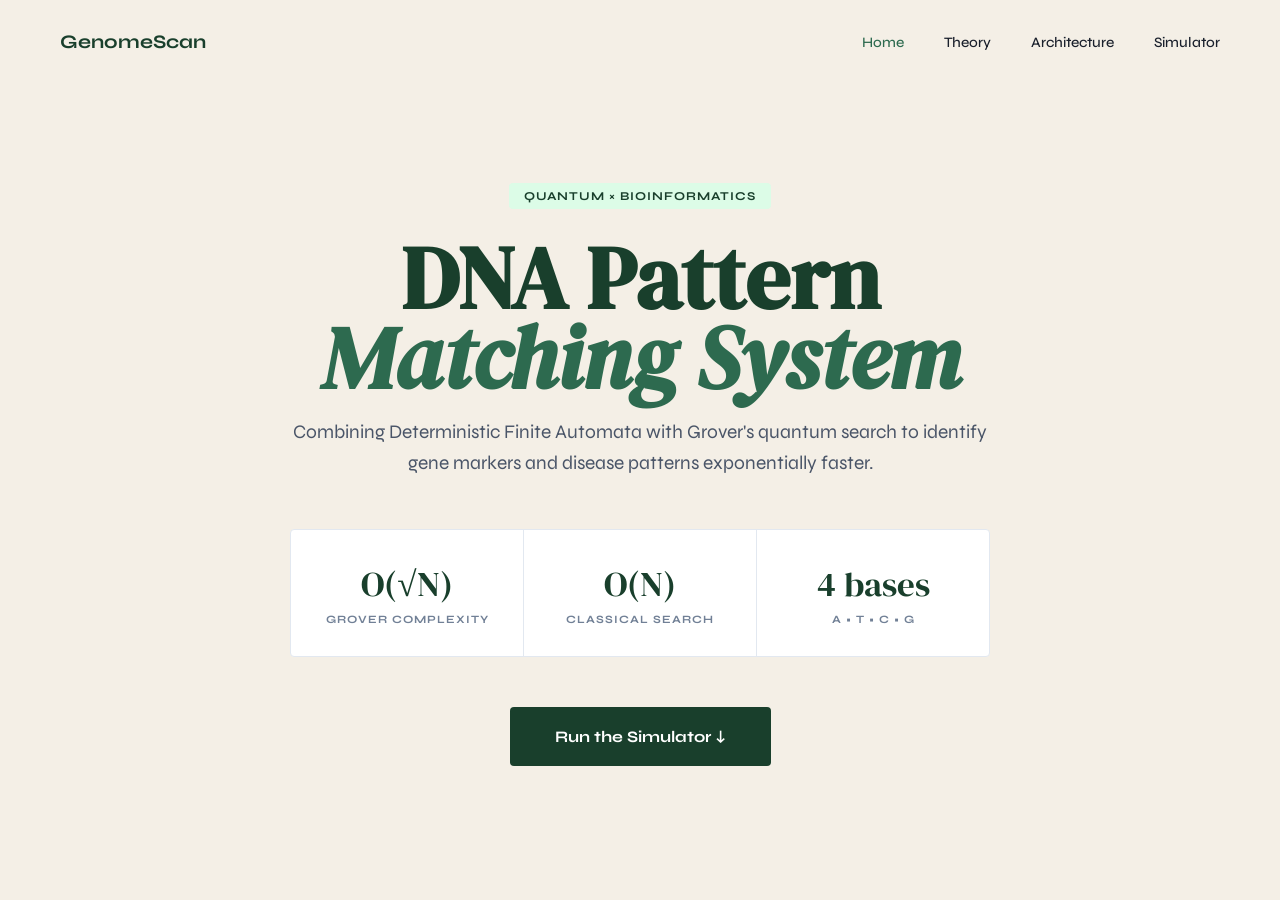
<file: index.html>
<!DOCTYPE html>
<html lang="en">
<head>
  <meta charset="UTF-8">
  <title>GenomeScan — Home</title>
  <link rel="preconnect" href="https://fonts.googleapis.com" />
  <link href="https://fonts.googleapis.com/css2?family=DM+Serif+Display:ital@0;1&family=Syne:wght@400;500;700&display=swap" rel="stylesheet" />
  <style>
    :root {
      --bg-cream: #f4efe6;
      --text-main: #1a202c;
      --green-dark: #193f2c;
      --green-accent: #2d6a4f;
      --serif: 'DM Serif Display', serif;
      --sans: 'Syne', sans-serif;
    }
    * { box-sizing: border-box; margin: 0; padding: 0; }
    body { font-family: var(--sans); background-color: var(--bg-cream); color: var(--text-main); overflow-x: hidden; }
    
    .nav { display: flex; justify-content: space-between; padding: 30px 60px; align-items: center; background: transparent; position: relative; z-index: 10; }
    .logo { font-weight: 700; color: var(--green-dark); font-size: 1.2rem; text-decoration: none; }
    .nav-links { display: flex; gap: 40px; list-style: none; }
    .nav-links a { text-decoration: none; color: var(--text-main); font-weight: 500; font-size: 0.9rem; transition: color 0.3s; }
    .nav-links a:hover, .nav-links a.active { color: var(--green-accent); }

    .hero { text-align: center; padding: 100px 20px; max-width: 1000px; margin: 0 auto; position: relative; }
    .badge { display: inline-block; padding: 6px 15px; background: #dcfce7; color: var(--green-dark); font-size: 0.75rem; font-weight: 700; letter-spacing: 1px; border-radius: 4px; margin-bottom: 30px; text-transform: uppercase; }
    h1 { font-family: var(--serif); font-size: 5.5rem; line-height: 0.9; margin-bottom: 20px; color: var(--green-dark); }
    h1 em { font-style: italic; color: var(--green-accent); }
    .subtext { font-size: 1.2rem; color: #4a5568; margin-bottom: 50px; line-height: 1.6; max-width: 700px; margin-left: auto; margin-right: auto; }

    .stats-grid { display: flex; justify-content: center; border: 1px solid #e2e8f0; background: white; margin: 0 auto 50px; max-width: 700px; border-radius: 4px; }
    .stat-item { padding: 30px; flex: 1; border-right: 1px solid #e2e8f0; }
    .stat-item:last-child { border-right: none; }
    .stat-val { font-family: var(--serif); font-size: 2.2rem; margin-bottom: 5px; color: var(--green-dark); }
    .stat-lbl { font-size: 0.7rem; text-transform: uppercase; letter-spacing: 1px; color: #718096; font-weight: 700; }

    .btn { background: var(--green-dark); color: white; padding: 20px 45px; border: none; font-family: var(--sans); font-weight: 700; border-radius: 4px; cursor: pointer; text-decoration: none; font-size: 1rem; transition: transform 0.2s; display: inline-block; }
    .btn:hover { transform: translateY(-2px); opacity: 0.9; }
  </style>
</head>
<body>
  <nav class="nav">
    <a href="index.html" class="logo">GenomeScan</a>
    <ul class="nav-links">
      <li><a href="index.html" class="active">Home</a></li>
      <li><a href="theory.html">Theory</a></li>
      <li><a href="architecture.html">Architecture</a></li>
      <li><a href="simulator.html">Simulator</a></li>
    </ul>
  </nav>

  <section class="hero">
    <div class="badge">Quantum × Bioinformatics</div>
    <h1>DNA Pattern<br><em>Matching System</em></h1>
    <p class="subtext">Combining Deterministic Finite Automata with Grover's quantum search to identify gene markers and disease patterns exponentially faster.</p>
    
    <div class="stats-grid">
      <div class="stat-item">
        <div class="stat-val">O(√N)</div>
        <div class="stat-lbl">Grover Complexity</div>
      </div>
      <div class="stat-item">
        <div class="stat-val">O(N)</div>
        <div class="stat-lbl">Classical Search</div>
      </div>
      <div class="stat-item">
        <div class="stat-val">4 bases</div>
        <div class="stat-lbl">A • T • C • G</div>
      </div>
    </div>

    <a href="simulator.html" class="btn">Run the Simulator ↓</a>
  </section>
</body>
</html>
</file>
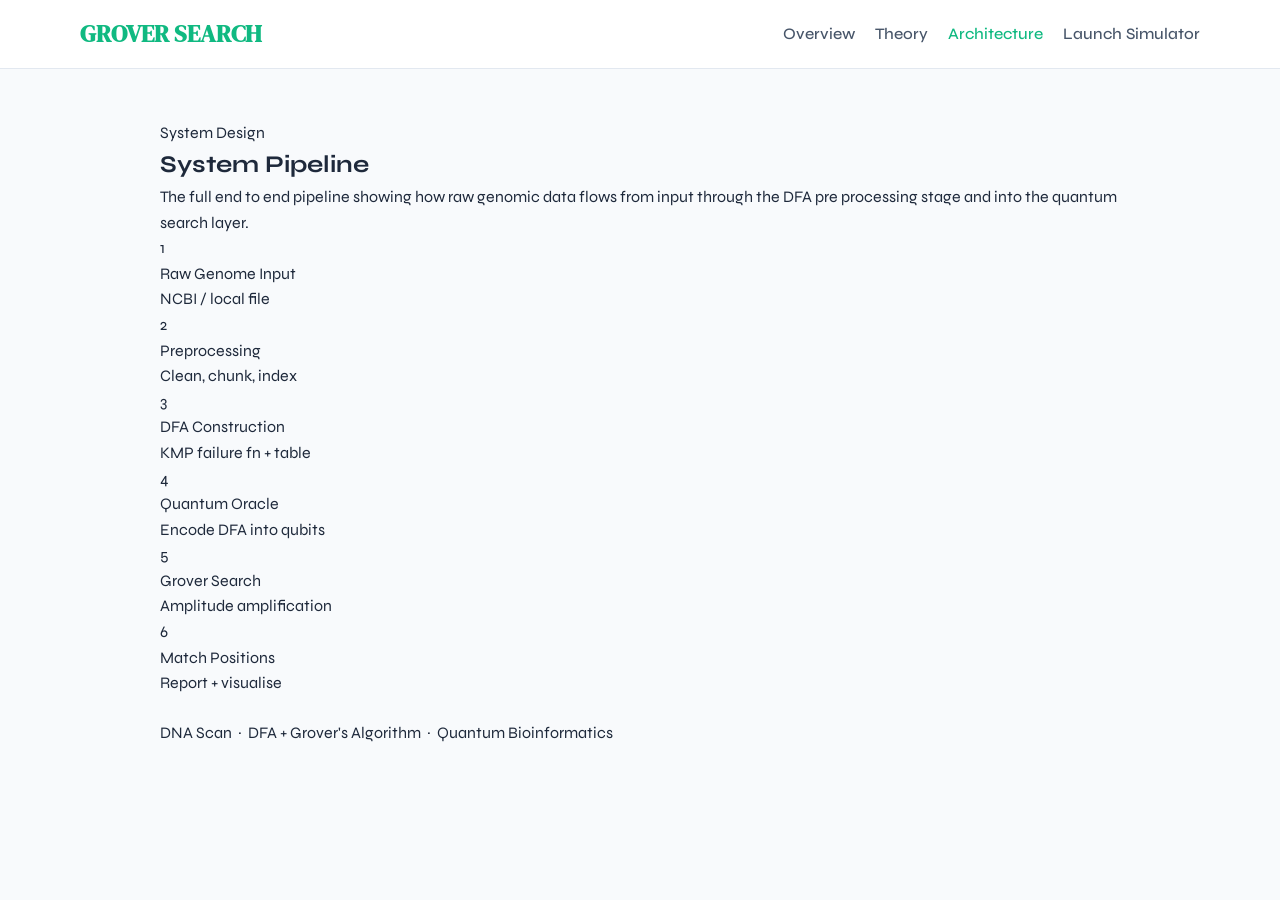
<file: pipeline.html>
<!DOCTYPE html>
<html lang="en">
<head>
  <meta charset="UTF-8" />
  <meta name="viewport" content="width=device-width, initial-scale=1.0" />
  <title>Architecture - GROVER SEARCH</title>
  <link rel="preconnect" href="https://fonts.googleapis.com" />
  <link href="https://fonts.googleapis.com/css2?family=DM+Serif+Display:ital@0;1&family=DM+Mono:wght@400;500&family=Syne:wght@400;500;700&display=swap" rel="stylesheet" />
  <link rel="stylesheet" href="style.css" />
</head>
<body>

  <nav class="nav">
    <div class="nav-inner">
      <div class="logo">
        <span class="logo-helix"></span>
        <span class="logo-text">GROVER SEARCH</span>
      </div>
      <ul class="nav-links">
        <li><a href="index.html">Overview</a></li>
        <li><a href="theory.html">Theory</a></li>
        <li><a href="pipeline.html" class="active">Architecture</a></li>
        <li><a href="simulator.html" class="nav-cta">Launch Simulator</a></li>
      </ul>
    </div>
  </nav>

  <section class="section" id="pipeline" style="padding-top: 120px; min-height: 80vh;">
    <div class="container">
      <div class="section-label">System Design</div>
      <h2>System Pipeline</h2>
      <p class="section-desc">The full end to end pipeline showing how raw genomic data flows from input through the DFA pre processing stage and into the quantum search layer.</p>
      <div class="pipeline-flow" id="pipeline-flow">
        <div class="pipe-step">
          <div class="pipe-icon">1</div>
          <div class="pipe-label">Raw Genome Input</div>
          <div class="pipe-sub">NCBI / local file</div>
        </div>
        <div class="pipe-step">
          <div class="pipe-icon">2</div>
          <div class="pipe-label">Preprocessing</div>
          <div class="pipe-sub">Clean, chunk, index</div>
        </div>
        <div class="pipe-step">
          <div class="pipe-icon">3</div>
          <div class="pipe-label">DFA Construction</div>
          <div class="pipe-sub">KMP failure fn + table</div>
        </div>
        <div class="pipe-step active">
          <div class="pipe-icon">4</div>
          <div class="pipe-label">Quantum Oracle</div>
          <div class="pipe-sub">Encode DFA into qubits</div>
        </div>
        <div class="pipe-step">
          <div class="pipe-icon">5</div>
          <div class="pipe-label">Grover Search</div>
          <div class="pipe-sub">Amplitude amplification</div>
        </div>
        <div class="pipe-step">
          <div class="pipe-icon">6</div>
          <div class="pipe-label">Match Positions</div>
          <div class="pipe-sub">Report + visualise</div>
        </div>
      </div>
    </div>
  </section>

  <footer class="footer">
    <div class="container">
      <p>DNA Scan &nbsp;·&nbsp; DFA + Grover's Algorithm &nbsp;·&nbsp; Quantum Bioinformatics</p>
    </div>
  </footer>

  <script src="app.js"></script>
</body>
</html>
</file>
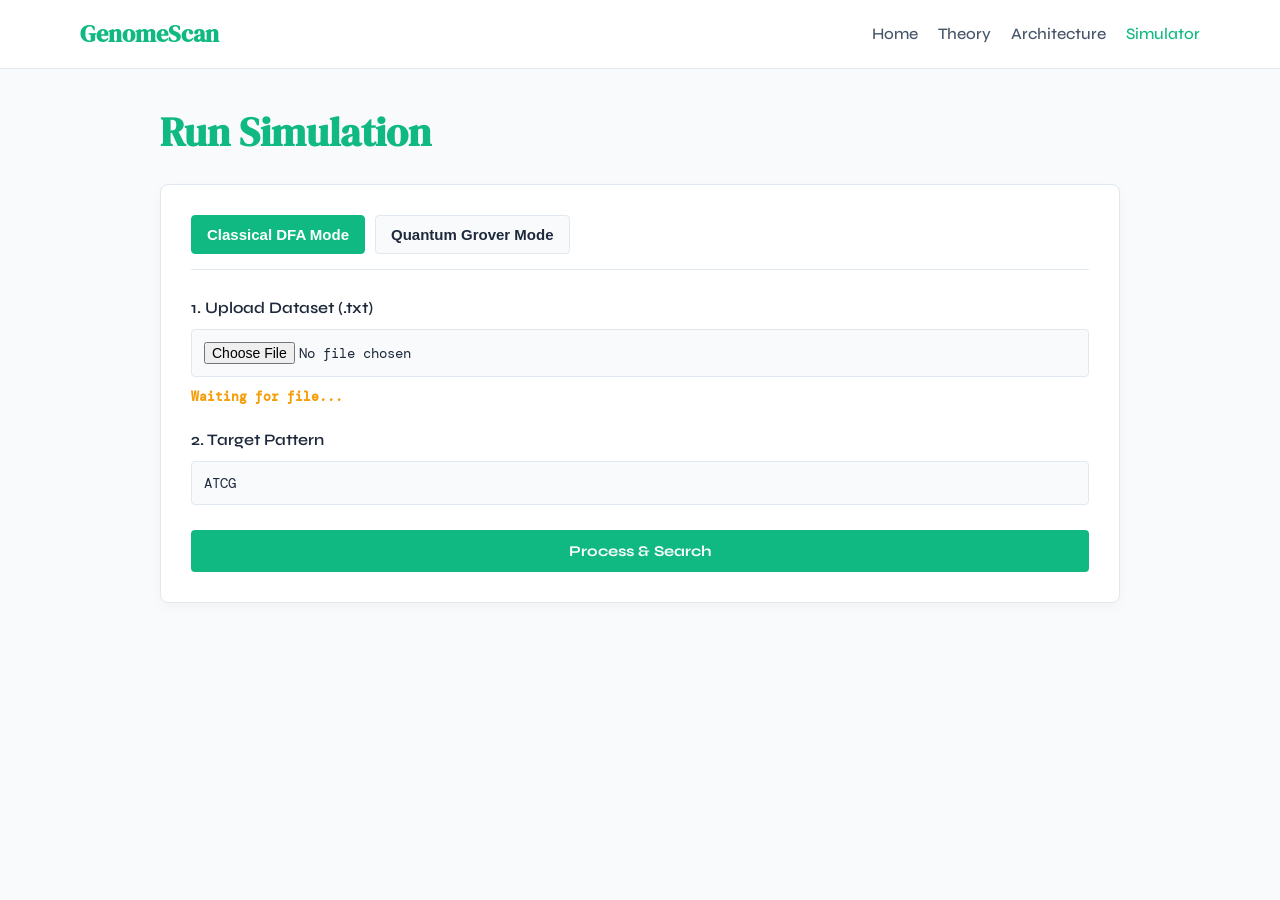
<file: simulator.html>
<!DOCTYPE html>
<html lang="en">
<head>
  <meta charset="UTF-8" />
  <meta name="viewport" content="width=device-width, initial-scale=1.0" />
  <title>GenomeScan - Interactive Simulator</title>
  
  <link rel="preconnect" href="https://fonts.googleapis.com" />
  <link href="https://fonts.googleapis.com/css2?family=DM+Serif+Display:ital@0;1&family=DM+Mono:wght@400;500&family=Syne:wght@400;500;700&display=swap" rel="stylesheet" />
  <link rel="stylesheet" href="style.css" />
  
  <style>
    .sim-box { background: white; padding: 30px; border-radius: 8px; border: 1px solid var(--cream-dark); box-shadow: 0 4px 12px rgba(0,0,0,0.03); margin-bottom: 30px; }
    .sim-input { width: 100%; padding: 12px; font-family: var(--mono); font-size: 14px; border: 1px solid var(--cream-dark); border-radius: 4px; background: var(--cream); }
    .sim-input:focus { outline: none; border-color: var(--green); background: white; }
    .run-btn { background: var(--green); color: var(--cream); border: none; padding: 12px 24px; font-family: var(--sans); font-size: 15px; font-weight: 700; border-radius: 4px; cursor: pointer; width: 100%; transition: background 0.2s; }
    .run-btn:hover { background: var(--green-mid); }
    .status-msg { margin-top: 10px; font-family: var(--mono); font-size: 13px; font-weight: bold; }
    
    .anim-container { background: #111; padding: 20px; border-radius: 8px; margin-bottom: 20px; font-family: var(--mono); color: white; overflow: hidden; position: relative; }
    
    /* Classical CSS  */
    .dna-track { display: flex; font-size: 18px; letter-spacing: 4px; position: relative; margin-bottom: 40px; margin-top: 20px;}
    .dna-char { width: 24px; text-align: center; }
    .scanner-box { position: absolute; top: -5px; left: 0; height: 35px; border: 2px solid #00ffcc; background: rgba(0, 255, 204, 0.2); transition: left 0.2s ease; border-radius: 4px; display: flex; align-items: center; justify-content: center; font-size: 12px; color: #00ffcc; font-weight: bold; }
    .match-found { background: rgba(0, 255, 0, 0.5); border-color: #00ff00; }
    
    /* TOC DFA Table Styles */
    .dfa-table { width: 100%; border-collapse: collapse; margin-top: 15px; margin-bottom: 25px; font-family: var(--mono); font-size: 13px; text-align: center; }
    .dfa-table th { background: var(--green); color: white; padding: 8px; border: 1px solid var(--cream-dark); }
    .dfa-table td { padding: 8px; border: 1px solid var(--cream-dark); color: var(--ink); }
    .dfa-table tr:nth-child(even) { background: var(--cream); }
    
    /* Advanced Quantum CSS */
    .q-chart { position: relative; height: 250px; margin-top: 30px; margin-bottom: 40px; display: flex; justify-content: space-around; align-items: center; }
    .q-zero-axis { position: absolute; top: 50%; left: 0; right: 0; height: 1px; background: rgba(255,255,255,0.4); border-bottom: 1px dashed rgba(255,255,255,0.2); z-index: 1; }
    .q-mean-line { position: absolute; left: 0; right: 0; height: 2px; background: #ffcc00; z-index: 2; transition: top 0.8s ease; display: none; box-shadow: 0 0 8px #ffcc00; }
    .q-state-col { display: flex; flex-direction: column; align-items: center; height: 100%; position: relative; z-index: 3; width: 40px; }
    .q-bar-container { position: absolute; top: 0; bottom: 0; width: 20px; display: flex; flex-direction: column; }
    .q-bar-top-half { flex: 1; display: flex; align-items: flex-end; justify-content: center; }
    .q-bar-bottom-half { flex: 1; display: flex; align-items: flex-start; justify-content: center; }
    .q-amp-up { width: 100%; background: #00ffcc; transition: height 0.8s ease, background 0.8s ease; height: 0%; border-radius: 3px 3px 0 0; box-shadow: 0 0 10px rgba(0,255,204,0.4); }
    .q-amp-down { width: 100%; background: #ff3366; transition: height 0.8s ease, background 0.8s ease; height: 0%; border-radius: 0 0 3px 3px; box-shadow: 0 0 10px rgba(255,51,102,0.4); }
    .q-label { position: absolute; bottom: -25px; font-size: 10px; color: #888; font-family: var(--mono); transform: rotate(-45deg); text-align: right; }
    .q-prob-label { position: absolute; top: -25px; font-size: 11px; color: #fff; font-weight: bold; opacity: 0; transition: opacity 0.5s; }
    
    @keyframes fadeIn { from { opacity: 0; transform: translateY(10px); } to { opacity: 1; transform: translateY(0); } }
  </style>
</head>
<body>

<nav class="nav">
    <div class="nav-inner">
      <div class="logo"><span class="logo-text">GenomeScan</span></div>
      <ul class="nav-links">
        <li><a href="index.html">Home</a></li>
        <li><a href="theory.html">Theory</a></li>
        <li><a href="architecture.html">Architecture</a></li>
        <li><a href="simulator.html" class="active">Simulator</a></li>
      </ul>
    </div>
  </nav>
  <section class="section" id="simulator" style="padding-top: 100px; min-height: 100vh;">
    <div class="container">
      <h2 style="margin-bottom: 20px; font-family: var(--serif); font-size: 2.5rem; color: var(--green);">Run Simulation</h2>
      
      <div class="sim-box">
        <div style="display: flex; gap: 10px; margin-bottom: 25px; border-bottom: 1px solid var(--cream-dark); padding-bottom: 15px;">
          <button id="btn-classical" class="tab-btn active" onclick="setMode('classical')" style="font-size: 15px; font-weight: 600;">Classical DFA Mode</button>
          <button id="btn-quantum" class="tab-btn" onclick="setMode('quantum')" style="font-size: 15px; font-weight: 600;">Quantum Grover Mode</button>
        </div>

        <div class="sim-input-group" style="margin-bottom: 20px;">
          <label style="display: block; margin-bottom: 8px; font-weight: 600;">1. Upload Dataset (.txt)</label>
          <input type="file" id="genome-file" class="sim-input" onchange="handleFile(event)" />
          <div id="file-status" class="status-msg" style="color: var(--amber);">Waiting for file...</div>
        </div>

        <div class="sim-input-group" style="margin-bottom: 25px;">
          <label style="display: block; margin-bottom: 8px; font-weight: 600;">2. Target Pattern</label>
          <input type="text" id="pattern-input" class="sim-input" value="ATCG" />
        </div>

        <button class="run-btn" onclick="runEngine()">Process & Search</button>
      </div>

      <div id="sim-results"></div>
    </div>
  </section>

  <script>
    let currentMode = 'classical';
    let globalGenomeMemory = "";

    function setMode(mode) {
      currentMode = mode;
      document.getElementById('btn-classical').classList.toggle('active', mode === 'classical');
      document.getElementById('btn-quantum').classList.toggle('active', mode === 'quantum');
    }

    const delay = ms => new Promise(res => setTimeout(res, ms));

    function handleFile(event) {
      const file = event.target.files[0];
      if (!file) return;
      document.getElementById('file-status').innerHTML = "Status: Reading file into memory...";
      const reader = new FileReader();
      reader.onload = function(e) {
        const cleanDNA = e.target.result.toUpperCase().replace(/[^ATCG]/g, '');
        globalGenomeMemory = cleanDNA;
        document.getElementById('file-status').innerHTML = `Success! Loaded ${cleanDNA.length.toLocaleString()} base pairs.`;
        document.getElementById('file-status').style.color = "var(--green)";
      };
      reader.readAsText(file);
    }

    // Theory of Computation: Build DFA Transition Table
    function buildDFATable(pattern) {
      const m = pattern.length;
      const alphabet = ['A', 'C', 'G', 'T'];
      const dfa = Array(m + 1).fill(null).map(() => ({'A':0, 'C':0, 'G':0, 'T':0}));
      
      if (m === 0) return dfa;
      
      dfa[0][pattern[0]] = 1;
      let x = 0;
      
      for (let j = 1; j <= m; j++) {
        for (let c of alphabet) {
          if (j < m && pattern[j] === c) {
            dfa[j][c] = j + 1;
          } else {
            dfa[j][c] = dfa[x][c];
          }
        }
        if (j < m) {
          x = dfa[x][pattern[j]];
        }
      }
      return dfa;
    }

    async function runEngine() {
      const resultsDiv = document.getElementById('sim-results');
      const pattern = document.getElementById('pattern-input').value.toUpperCase().replace(/[^ATCG]/g, '');

      if (!globalGenomeMemory || !pattern || pattern.length > globalGenomeMemory.length) {
        alert("Please fix your inputs."); return;
      }

      resultsDiv.innerHTML = `<h3 style="color:var(--green); text-align:center;">Analyzing...</h3>`;
      await delay(50);

      // TOC: Generate DFA Table
      const dfaTable = buildDFATable(pattern);

      // Full Mathematical Scan using DFA logic
      const t0 = performance.now();
      let matches = [];
      let totalComparisons = 0;
      const n = globalGenomeMemory.length;
      const m = pattern.length;
      
      let currentState = 0;
      
      for (let i = 0; i < n; i++) {
        totalComparisons++; 
        let char = globalGenomeMemory[i];
        
        // Safety check if invalid char sneaks in
        if (!['A','C','G','T'].includes(char)) continue; 
        
        currentState = dfaTable[currentState][char];
        
        if (currentState === m) {
          matches.push(i - m + 1);
        }
      }
      const execMs = (performance.now() - t0).toFixed(2);

      // Setup Animation Snippet
      const numStatesToShow = 12; 
      const requiredSnippetLength = numStatesToShow + m - 1;
      let snippetStart = matches.length > 0 ? Math.max(0, matches[0] - Math.floor(numStatesToShow/2)) : 0;
      let snippet = globalGenomeMemory.substring(snippetStart, snippetStart + requiredSnippetLength);
      while(snippet.length < requiredSnippetLength && snippetStart > 0) { 
        snippetStart--; 
        snippet = globalGenomeMemory.substring(snippetStart, snippetStart + requiredSnippetLength); 
      }

      resultsDiv.innerHTML = `<div id="animation-panel"></div><div id="math-panel" class="sim-box" style="margin-top:20px;"></div>`;

      if (currentMode === 'classical') {
        await playClassicalAnimation(snippet, pattern);
        renderClassicalMath(n, matches, totalComparisons, execMs, dfaTable, pattern);
      } else {
        await playAdvancedQuantumAnimation(snippet, pattern);
        renderQuantumMath(n, matches, m, execMs);
      }
    }

    async function playClassicalAnimation(snippet, pattern) {
      const animPanel = document.getElementById('animation-panel');
      const m = pattern.length;
      
      animPanel.innerHTML = `
        <div class="anim-container">
          <h4 style="color:#00ffcc; margin-bottom:10px;">Live Trace (Classical DFA Automaton)</h4>
          <p style="font-size:12px; color:#aaa;">State machine evaluating string sequentially...</p>
          <div class="dna-track" id="dna-track">
            ${snippet.split('').map(c => `<div class="dna-char">${c}</div>`).join('')}
            <div class="scanner-box" id="scanner" style="width:${m * 24}px;">${pattern}</div>
          </div>
        </div>
      `;
      
      const scanner = document.getElementById('scanner');
      for (let i = 0; i <= snippet.length - m; i++) {
        scanner.style.left = `${i * 24}px`;
        scanner.className = 'scanner-box';
        await delay(250); 
        
        let match = true;
        for(let j=0; j<m; j++) { if(snippet[i+j] !== pattern[j]) match = false; }
        
        if(match) {
          scanner.className = 'scanner-box match-found';
          await delay(800); 
        }
      }
    }

    async function playAdvancedQuantumAnimation(snippet, pattern) {
      const animPanel = document.getElementById('animation-panel');
      const m = pattern.length;
      const N_states = snippet.length - m + 1;
      
      const states = [];
      let targetIndex = -1;
      for(let i=0; i<N_states; i++) {
        const sub = snippet.substring(i, i+m);
        states.push(sub);
        if (sub === pattern) targetIndex = i;
      }

      let colsHtml = '';
      for(let i=0; i<N_states; i++) {
        colsHtml += `
          <div class="q-state-col">
            <div class="q-prob-label" id="prob-${i}">0%</div>
            <div class="q-bar-container">
              <div class="q-bar-top-half"><div class="q-amp-up" id="amp-up-${i}"></div></div>
              <div class="q-bar-bottom-half"><div class="q-amp-down" id="amp-down-${i}"></div></div>
            </div>
            <div class="q-label">${states[i]}</div>
          </div>`;
      }

      animPanel.innerHTML = `
        <div class="anim-container" style="padding-bottom: 40px;">
          <h4 style="color:#ffcc00; margin-bottom:5px;">Quantum Mathematical Trace: Amplitude Amplification</h4>
          <p id="q-desc" style="font-size:13px; color:#aaa; margin-bottom: 5px; height: 40px;">Loading Register...</p>
          <div class="q-chart">
            <div class="q-zero-axis"></div>
            <div class="q-mean-line" id="q-mean-line"></div>
            ${colsHtml}
          </div>
        </div>
      `;

      await delay(800);
      const desc = document.getElementById('q-desc');
      const meanLine = document.getElementById('q-mean-line');

      desc.innerHTML = `<strong style="color:#00ffcc">Phase 1: Superposition (Initialization)</strong><br>Hadamard gates map all ${N_states} DNA substrings simultaneously.`;
      
      const visualScale = 90; 
      let initialAmp = 1 / Math.sqrt(N_states);
      let vAmp = initialAmp * visualScale;

      for(let i=0; i<N_states; i++) {
        document.getElementById(`amp-up-${i}`).style.height = `${vAmp}%`;
      }
      await delay(2500);

      if (targetIndex === -1) {
         desc.innerHTML = `<strong style="color:#ff3366">Phase 2: Oracle</strong><br>Target sequence not found in this snippet.`;
         return; 
      }

      desc.innerHTML = `<strong style="color:#ff3366">Phase 2: The Quantum Oracle</strong><br>The Oracle mathematically tags the target state ("${pattern}") by flipping its phase by 180°.`;
      
      document.getElementById(`amp-up-${targetIndex}`).style.height = `0%`;
      document.getElementById(`amp-down-${targetIndex}`).style.height = `${vAmp}%`;
      await delay(2500);

      let currentAmps = new Array(N_states).fill(initialAmp);
      currentAmps[targetIndex] = -initialAmp; 
      
      let sum = currentAmps.reduce((a, b) => a + b, 0);
      let meanAmp = sum / N_states;
      let vMean = meanAmp * visualScale;

      desc.innerHTML = `<strong style="color:#ffcc00">Phase 3a: Diffusion (Mean Calculation)</strong><br>The system calculates the average amplitude of all states.`;
      
      meanLine.style.display = 'block';
      meanLine.style.top = `calc(50% - ${vMean/2}px)`; 
      await delay(2500);

      desc.innerHTML = `<strong style="color:#00ff00">Phase 3b: Inversion about the Mean</strong><br>Amplitudes reflect across the average. Target amplifies heavily.`;
      
      for(let i=0; i<N_states; i++) {
        let newAmp = 2 * meanAmp - currentAmps[i];
        let vNewAmp = Math.abs(newAmp * visualScale);
        let prob = Math.pow(newAmp, 2) * 100;

        if (newAmp > 0) {
           document.getElementById(`amp-up-${i}`).style.height = `${vNewAmp}%`;
           document.getElementById(`amp-down-${i}`).style.height = `0%`;
           if(i === targetIndex) document.getElementById(`amp-up-${i}`).style.background = "#00ff00"; 
        } else {
           document.getElementById(`amp-up-${i}`).style.height = `0%`;
           document.getElementById(`amp-down-${i}`).style.height = `${vNewAmp}%`;
        }

        const probLabel = document.getElementById(`prob-${i}`);
        probLabel.innerText = `${prob.toFixed(0)}%`;
        probLabel.style.opacity = 1;
        if(i === targetIndex) probLabel.style.color = "#00ff00";
      }
      meanLine.style.opacity = '0'; 
      await delay(2000);
      
      desc.innerHTML = `<strong style="color:#00ff00">Measurement Collapse</strong><br>Upon measurement, the system collapses to the state with the highest probability.`;
    }

    function renderClassicalMath(n, matches, comparisons, time, dfaTable, pattern) {
      // 1. Build the TOC Transition Table HTML
      let tableHtml = `<table class="dfa-table"><tr><th>State</th><th>A</th><th>C</th><th>G</th><th>T</th></tr>`;
      for (let i = 0; i < dfaTable.length; i++) {
        let rowClass = (i === pattern.length) ? "style='background:var(--green-pale); font-weight:bold;'" : "";
        let label = (i === pattern.length) ? `q${i} (ACCEPT)` : `q${i}`;
        tableHtml += `<tr ${rowClass}>
          <td>${label}</td>
          <td>q${dfaTable[i]['A']}</td>
          <td>q${dfaTable[i]['C']}</td>
          <td>q${dfaTable[i]['G']}</td>
          <td>q${dfaTable[i]['T']}</td>
        </tr>`;
      }
      tableHtml += `</table>`;

      // 2. Build the TOC Step-by-Step Trace (Limited to 300 to prevent crashing)
      let traceHtml = `<div style="font-family:var(--mono); font-size:13px; background:var(--cream); border: 1px solid var(--cream-dark); border-radius: 4px; overflow: hidden;">`;
      let state = 0;
      const limit = Math.min(n, 300);
      
      for(let i=0; i<limit; i++) {
        let char = globalGenomeMemory[i];
        let nextState = dfaTable[state][char];
        let isMatch = (nextState === pattern.length);
        
        let bg = isMatch ? 'background:var(--green-pale); border-left:3px solid var(--green);' : 'border-bottom:1px solid var(--cream-dark);';
        let matchTxt = isMatch ? `<span style="color:var(--green); font-weight:bold; margin-left:15px;">MATCH (Pattern: ${pattern})</span>` : '';
        
        traceHtml += `
          <div style="padding:8px 10px; ${bg} display:flex; align-items:center; color:var(--ink);">
            <span style="width:70px; color:var(--ink-light);">i = ${i}</span>
            <span style="width:50px; font-weight:bold; font-size:15px; color:var(--amber);">${char}</span>
            <span style="width:120px; font-weight: 500;">q${state} -> q${nextState}</span>
            ${matchTxt}
          </div>
        `;
        state = nextState;
      }
      if (n > limit) {
        traceHtml += `<div style="padding:15px; color:var(--ink-light); text-align: center;">... Output truncated. ${(n - limit).toLocaleString()} more state transitions computed instantly. ...</div>`;
      }
      traceHtml += `</div>`;

      // 3. Render the full panel
      document.getElementById('math-panel').innerHTML = `
        <div style="font-family:var(--serif); font-size:1.5rem; margin-bottom:15px; color:var(--green);">Full Genome Execution Results</div>
        <div style="display:flex; justify-content:space-between; border-bottom:1px solid var(--cream-dark); padding:8px 0;"><span>Base Pairs Scanned</span><strong>${n.toLocaleString()} bp</strong></div>
        <div style="display:flex; justify-content:space-between; border-bottom:1px solid var(--cream-dark); padding:8px 0;"><span>Matches Found</span><strong style="color:var(--green);">${matches.length.toLocaleString()}</strong></div>
        <div style="display:flex; justify-content:space-between; padding:8px 0;"><span>Time Taken</span><strong>${time} ms</strong></div>
        
        <div style="margin-top: 30px; border-top: 2px solid var(--cream-dark); padding-top: 20px;">
          <h4 style="font-family:var(--serif); font-size:1.3rem; color:var(--green); margin-bottom: 10px;">Theory of Computation: DFA Automaton</h4>
          <p style="font-size: 13px; color: var(--ink-mid); margin-bottom: 15px;">The engine mathematically generated this KMP Transition Table to guarantee zero false positives and zero backtracking while scanning the 2MB file.</p>
          ${tableHtml}
          
          <h5 style="margin-top: 20px; margin-bottom:10px; font-family:var(--mono); font-size: 12px; color:var(--ink-light);">State Transition Trace (First 300 steps)</h5>
          ${traceHtml}
        </div>
      `;
    }

    function renderQuantumMath(n, matches, pLen, time) {
      const searchSpace = n - pLen + 1;
      const groverIterations = Math.max(1, Math.floor(Math.PI / 4 * Math.sqrt(searchSpace)));
      const speedup = (searchSpace / groverIterations).toFixed(1);

      document.getElementById('math-panel').innerHTML = `
        <div style="font-family:var(--serif); font-size:1.5rem; margin-bottom:15px; color:var(--amber);">Full Genome Quantum Mathematics</div>
        <div style="display:flex; justify-content:space-between; border-bottom:1px solid var(--cream-dark); padding:8px 0;"><span>Search Space Size (N)</span><strong>${searchSpace.toLocaleString()} Qubit Combinations</strong></div>
        <div style="display:flex; justify-content:space-between; border-bottom:1px solid var(--cream-dark); padding:8px 0;"><span>Classical Checks Needed</span><strong>${searchSpace.toLocaleString()}</strong></div>
        <div style="display:flex; justify-content:space-between; border-bottom:1px solid var(--cream-dark); padding:8px 0;"><span>Grover Iterations Required</span><strong style="color:var(--amber);">${groverIterations.toLocaleString()} (O(√N))</strong></div>
        <div style="display:flex; justify-content:space-between; border-bottom:1px solid var(--cream-dark); padding:8px 0;"><span>Theoretical Speedup</span><strong style="color:var(--green);">${speedup}x Faster</strong></div>
        <div style="display:flex; justify-content:space-between; padding:8px 0;"><span>Total Matches Confirmed</span><strong style="color:var(--green);">${matches.length.toLocaleString()}</strong></div>
      `;
    }
  </script>
</body>
</html>
</file>
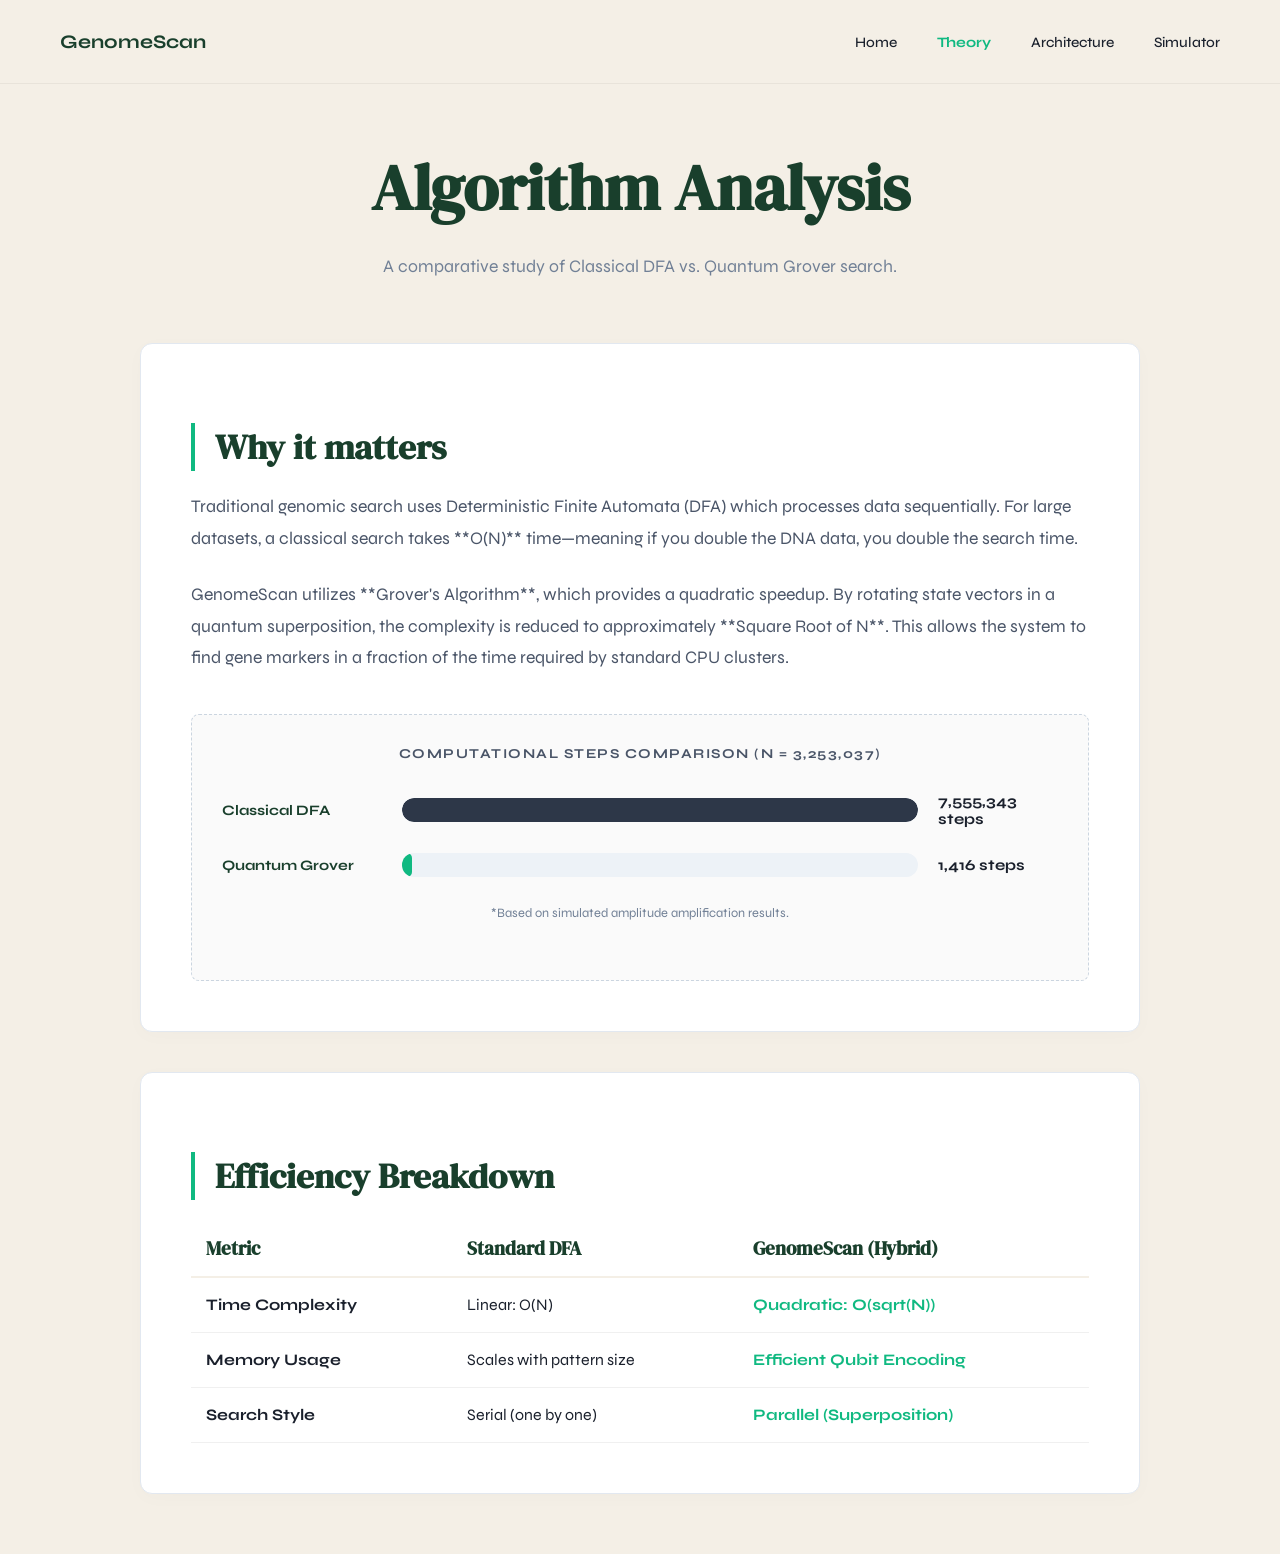
<file: theory.html>
<!DOCTYPE html>
<html lang="en">
<head>
  <meta charset="UTF-8">
  <title>GenomeScan — Theory & Analysis</title>
  <link href="https://fonts.googleapis.com/css2?family=DM+Serif+Display&family=Syne:wght@400;700&display=swap" rel="stylesheet" />
  <style>
    :root { 
      --bg-cream: #f4efe6; 
      --green-dark: #193f2c; 
      --green-bright: #10b981;
      --serif: 'DM Serif Display', serif; 
      --sans: 'Syne', sans-serif; 
    }
    body { font-family: var(--sans); background: var(--bg-cream); margin: 0; color: #1a202c; }
    
    .nav { display: flex; justify-content: space-between; padding: 30px 60px; align-items: center; border-bottom: 1px solid rgba(0,0,0,0.05); }
    .logo { font-weight: 700; color: var(--green-dark); font-size: 1.2rem; text-decoration: none; }
    .nav-links { display: flex; gap: 40px; list-style: none; margin: 0; padding: 0; }
    .nav-links a { text-decoration: none; color: #1a202c; font-weight: 500; font-size: 0.9rem; }
    .nav-links a.active { color: var(--green-bright); font-weight: 700; }

    .container { max-width: 1000px; margin: 60px auto; padding: 0 40px; }
    h1 { font-family: var(--serif); font-size: 4rem; text-align: center; margin-bottom: 20px; color: var(--green-dark); }
    .subtitle { text-align: center; color: #718096; margin-bottom: 60px; font-size: 1.1rem; }
    
    .card { background: white; padding: 50px; border-radius: 12px; border: 1px solid #e2e8f0; margin-bottom: 40px; box-shadow: 0 4px 20px rgba(0,0,0,0.02); }
    h2 { font-family: var(--serif); color: var(--green-dark); font-size: 2.2rem; margin-bottom: 20px; border-left: 4px solid var(--green-bright); padding-left: 20px; }
    p { line-height: 1.8; color: #4a5568; font-size: 1.1rem; margin-bottom: 25px; }

    .graph-container { margin-top: 40px; padding: 30px; background: #fafafa; border-radius: 8px; border: 1px dashed #cbd5e0; }
    .graph-title { font-weight: 700; font-size: 0.85rem; color: #4a5568; text-transform: uppercase; letter-spacing: 1.5px; margin-bottom: 30px; text-align: center; }
    
    .chart-row { display: flex; align-items: center; margin-bottom: 25px; }
    .chart-label { width: 180px; font-size: 0.9rem; font-weight: 700; color: var(--green-dark); }
    .chart-track { flex: 1; height: 24px; background: #edf2f7; border-radius: 12px; overflow: hidden; position: relative; }
    .chart-bar { height: 100%; border-radius: 12px; transition: width 1.5s ease-out; }
    .bar-classical { width: 100%; background: #2d3748; }
    .bar-quantum { width: 2%; background: var(--green-bright); } /* Visualizing the massive difference */
    .chart-value { width: 120px; margin-left: 20px; font-weight: 700; font-size: 0.95rem; color: #1a202c; }

    .comp-table { width: 100%; border-collapse: collapse; margin-top: 20px; }
    .comp-table th { text-align: left; padding: 15px; border-bottom: 2px solid var(--bg-cream); color: var(--green-dark); font-family: var(--serif); font-size: 1.2rem; }
    .comp-table td { padding: 15px; border-bottom: 1px solid #f0f0f0; line-height: 1.5; }
    .highlight { color: var(--green-bright); font-weight: 700; }
  </style>
</head>
<body>
  <nav class="nav">
    <a href="index.html" class="logo">GenomeScan</a>
    <ul class="nav-links">
      <li><a href="index.html">Home</a></li>
      <li><a href="theory.html" class="active">Theory</a></li>
      <li><a href="architecture.html">Architecture</a></li>
      <li><a href="simulator.html">Simulator</a></li>
    </ul>
  </nav>

  <div class="container">
    <h1>Algorithm Analysis</h1>
    <p class="subtitle">A comparative study of Classical DFA vs. Quantum Grover search.</p>

    <div class="card">
      <h2>Why it matters</h2>
      <p>Traditional genomic search uses Deterministic Finite Automata (DFA) which processes data sequentially. For large datasets, a classical search takes **O(N)** time—meaning if you double the DNA data, you double the search time.</p>
      
      <p>GenomeScan utilizes **Grover's Algorithm**, which provides a quadratic speedup. By rotating state vectors in a quantum superposition, the complexity is reduced to approximately **Square Root of N**. This allows the system to find gene markers in a fraction of the time required by standard CPU clusters.</p>

      <div class="graph-container">
        <div class="graph-title">Computational Steps Comparison (N = 3,253,037)</div>
        
        <div class="chart-row">
          <div class="chart-label">Classical DFA</div>
          <div class="chart-track"><div class="chart-bar bar-classical"></div></div>
          <div class="chart-value">7,555,343 steps</div>
        </div>

        <div class="chart-row">
          <div class="chart-label">Quantum Grover</div>
          <div class="chart-track"><div class="chart-bar bar-quantum"></div></div>
          <div class="chart-value">1,416 steps</div>
        </div>
        <p style="text-align: center; font-size: 0.8rem; margin-top: 10px; color: #718096;">*Based on simulated amplitude amplification results.</p>
      </div>
    </div>

    <div class="card">
      <h2>Efficiency Breakdown</h2>
      <table class="comp-table">
        <thead>
          <tr>
            <th>Metric</th>
            <th>Standard DFA</th>
            <th>GenomeScan (Hybrid)</th>
          </tr>
        </thead>
        <tbody>
          <tr>
            <td><strong>Time Complexity</strong></td>
            <td>Linear: O(N)</td>
            <td class="highlight">Quadratic: O(sqrt(N))</td>
          </tr>
          <tr>
            <td><strong>Memory Usage</strong></td>
            <td>Scales with pattern size</td>
            <td class="highlight">Efficient Qubit Encoding</td>
          </tr>
          <tr>
            <td><strong>Search Style</strong></td>
            <td>Serial (one by one)</td>
            <td class="highlight">Parallel (Superposition)</td>
          </tr>
        </tbody>
      </table>
    </div>
  </div>
</body>
</html>
</file>
<file: style.css>
/* --- Global Variables & Reset --- */
:root {
  --green: #10b981; 
  --green-mid: #059669;
  --green-pale: #ecfdf5;
  --cream: #f8fafc; 
  --cream-dark: #e2e8f0;
  --ink: #1e293b;
  --ink-mid: #475569;
  --ink-light: #94a3b8;
  --amber: #f59e0b;
  --serif: 'DM Serif Display', serif;
  --sans: 'Syne', sans-serif;
  --mono: 'DM Mono', monospace;
}

* { box-sizing: border-box; margin: 0; padding: 0; }
body { font-family: var(--sans); background-color: var(--cream); color: var(--ink); line-height: 1.6; }

/* --- Navigation (Original Light Mode) --- */
.nav { position: fixed; top: 0; left: 0; right: 0; background: white; z-index: 100; border-bottom: 1px solid var(--cream-dark); }
.nav-inner { display: flex; justify-content: space-between; align-items: center; padding: 15px 40px; max-width: 1200px; margin: 0 auto; }
.logo-text { font-family: var(--serif); font-size: 1.5rem; font-weight: bold; color: var(--green); }
.nav-links { list-style: none; display: flex; gap: 20px; }
.nav-links a { text-decoration: none; color: var(--ink-mid); font-weight: 500; transition: color 0.2s; }
.nav-links a:hover, .nav-links a.active { color: var(--green); }

/* --- Layout & Containers --- */
.container { max-width: 1000px; margin: 0 auto; padding: 0 20px; }
.section { padding-top: 100px; min-height: 100vh; }

/* --- Homepage UI --- */
.hero { text-align: center; margin-top: 50px; }
.hero h1 { font-family: var(--serif); font-size: 3.5rem; color: var(--ink); margin-bottom: 20px; }
.hero h1 span { color: var(--green); }
.hero p { font-size: 1.2rem; color: var(--ink-mid); max-width: 600px; margin: 0 auto; }

/* --- Simulator Original UI --- */
.sim-box { background: white; padding: 30px; border-radius: 8px; border: 1px solid var(--cream-dark); box-shadow: 0 4px 12px rgba(0,0,0,0.03); margin-bottom: 30px; }
.sim-input { width: 100%; padding: 12px; font-family: var(--mono); font-size: 14px; border: 1px solid var(--cream-dark); border-radius: 4px; background: var(--cream); color: var(--ink); }
.sim-input:focus { outline: none; border-color: var(--green); background: white; }
.run-btn { background: var(--green); color: white; border: none; padding: 12px 24px; font-family: var(--sans); font-size: 15px; font-weight: 700; border-radius: 4px; cursor: pointer; width: 100%; transition: background 0.2s; }
.run-btn:hover { background: var(--green-mid); }
.tab-btn { padding: 10px 15px; border: 1px solid var(--cream-dark); background: var(--cream); cursor: pointer; border-radius: 4px; transition: 0.2s; color: var(--ink); }
.tab-btn.active { background: var(--green); color: white; border-color: var(--green); }
.status-msg { margin-top: 10px; font-family: var(--mono); font-size: 13px; font-weight: bold; }

/* --- Animation & Math Styles --- */
.anim-container { background: #111; padding: 20px; border-radius: 8px; margin-bottom: 20px; font-family: var(--mono); color: white; overflow: hidden; position: relative; }
.dna-track { display: flex; font-size: 18px; letter-spacing: 4px; position: relative; margin-bottom: 40px; margin-top: 20px;}
.dna-char { width: 24px; text-align: center; }
.scanner-box { position: absolute; top: -5px; left: 0; height: 35px; border: 2px solid #00ffcc; background: rgba(0, 255, 204, 0.2); transition: left 0.2s ease; border-radius: 4px; display: flex; align-items: center; justify-content: center; font-size: 12px; color: #00ffcc; font-weight: bold; }
.match-found { background: rgba(0, 255, 0, 0.5); border-color: #00ff00; }
.dfa-table { width: 100%; border-collapse: collapse; margin-top: 15px; margin-bottom: 25px; font-family: var(--mono); font-size: 13px; text-align: center; }
.dfa-table th { background: var(--green); color: white; padding: 8px; border: 1px solid var(--cream-dark); }
.dfa-table td { padding: 8px; border: 1px solid var(--cream-dark); color: var(--ink); }
.dfa-table tr:nth-child(even) { background: var(--cream); }
.q-chart { position: relative; height: 250px; margin-top: 30px; margin-bottom: 40px; display: flex; justify-content: space-around; align-items: center; }
.q-zero-axis { position: absolute; top: 50%; left: 0; right: 0; height: 1px; background: rgba(255,255,255,0.4); border-bottom: 1px dashed rgba(255,255,255,0.2); z-index: 1; }
.q-mean-line { position: absolute; left: 0; right: 0; height: 2px; background: #ffcc00; z-index: 2; transition: top 0.8s ease; display: none; box-shadow: 0 0 8px #ffcc00; }
.q-state-col { display: flex; flex-direction: column; align-items: center; height: 100%; position: relative; z-index: 3; width: 40px; }
.q-bar-container { position: absolute; top: 0; bottom: 0; width: 20px; display: flex; flex-direction: column; }
.q-bar-top-half { flex: 1; display: flex; align-items: flex-end; justify-content: center; }
.q-bar-bottom-half { flex: 1; display: flex; align-items: flex-start; justify-content: center; }
.q-amp-up { width: 100%; background: #00ffcc; transition: height 0.8s ease, background 0.8s ease; height: 0%; border-radius: 3px 3px 0 0; box-shadow: 0 0 10px rgba(0,255,204,0.4); }
.q-amp-down { width: 100%; background: #ff3366; transition: height 0.8s ease, background 0.8s ease; height: 0%; border-radius: 0 0 3px 3px; box-shadow: 0 0 10px rgba(255,51,102,0.4); }
.q-label { position: absolute; bottom: -25px; font-size: 10px; color: #888; font-family: var(--mono); transform: rotate(-45deg); text-align: right; }
.q-prob-label { position: absolute; top: -25px; font-size: 11px; color: #fff; font-weight: bold; opacity: 0; transition: opacity 0.5s; }
@keyframes fadeIn { from { opacity: 0; transform: translateY(10px); } to { opacity: 1; transform: translateY(0); } }
</file>
